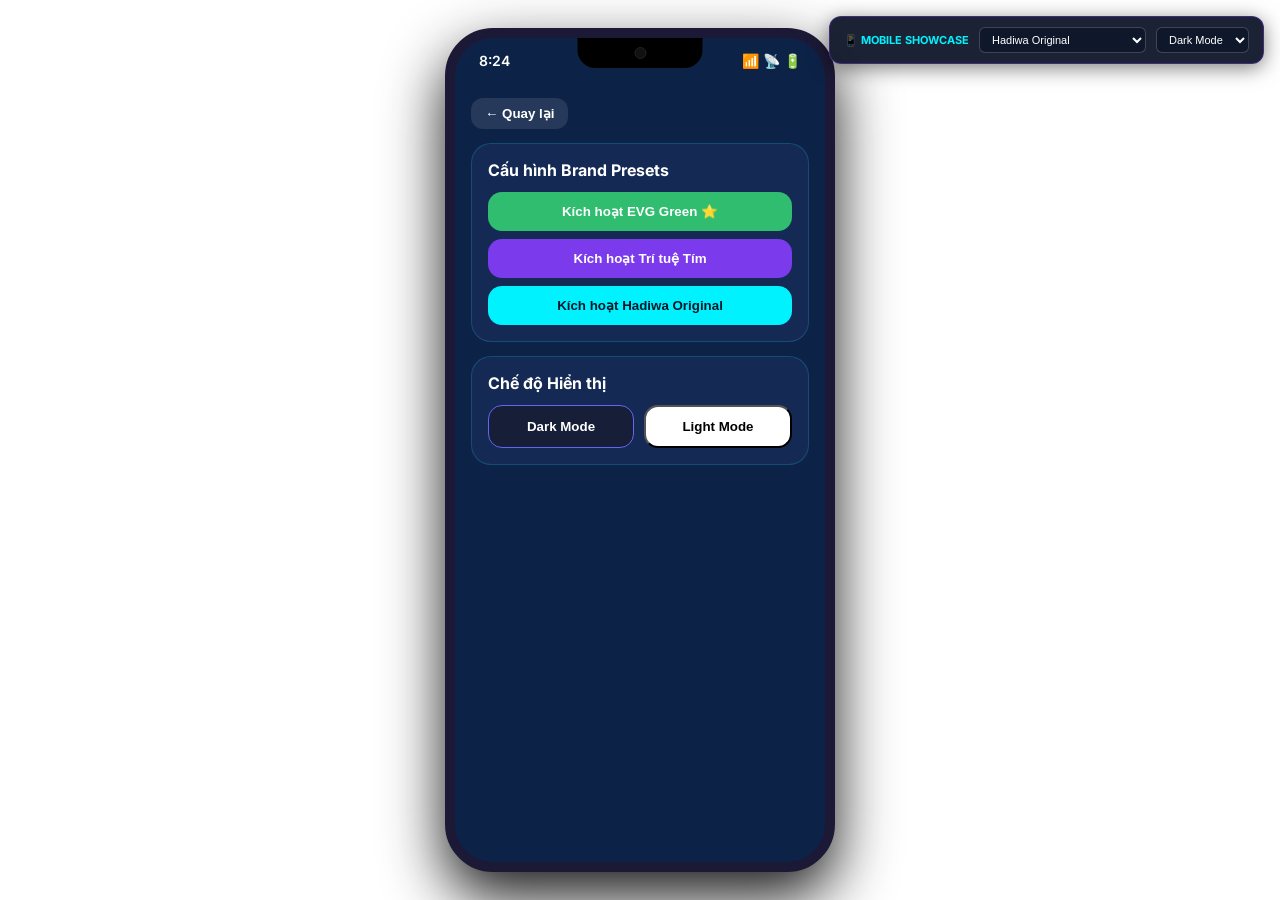
<file: screens/appearance-settings/index.html>
<!DOCTYPE html>
<html lang="vi" data-theme="hadiwa-original" data-mode="dark">
<head>
<meta charset="UTF-8"/>
<meta name="viewport" content="width=device-width,initial-scale=1.0,maximum-scale=1.0,user-scalable=no"/>
<title>Hadiwa Mobile — Cấu Hình Giao Diện</title>
<link href="https://fonts.googleapis.com/css2?family=Inter:wght@400;500;600;700&display=swap" rel="stylesheet"/>

<script src="../../shared/js/theme-manager.js"></script>

<link rel="stylesheet" href="../../themes/tokens.css">
<link rel="stylesheet" href="../../themes/modes/dark.css">
<link rel="stylesheet" href="../../themes/modes/light.css">
<link rel="stylesheet" href="../../themes/presets/evg-green.css">
<link rel="stylesheet" href="../../shared/css/reset.css">
<link rel="stylesheet" href="../../shared/css/device-frame.css">
<link rel="stylesheet" href="../../shared/css/components.css">
<link rel="stylesheet" href="../../shared/css/bottom-tab.css">
</head>
<body class="prototype-page">

<div class="prototype-controls">
  <span style="font-size:11px;font-weight:700;color:#00F2FF">📱 MOBILE SHOWCASE</span>
  <select id="presetSelect" onchange="applyPreset(this.value)">
    <option value="hadiwa-original">Hadiwa Original</option>
    <option value="violet-intelligence">Trí tuệ Tím</option>
    <option value="ocean-technology">Hạ tầng Đại dương</option>
    <option value="emerald-water">Nước Ngọc lục</option>
    <option value="evg-green">EVG Xanh năng lượng ⭐</option>
  </select>
  <select id="modeSelect" onchange="applyMode(this.value)">
    <option value="dark">Dark Mode</option>
    <option value="light">Light Mode</option>
  </select>
</div>

<div class="mobile-device">
  <div class="status-bar"><span>8:24</span><div style="display:flex;gap:4px"><span>📶</span><span>📡</span><span>🔋</span></div></div>
  <div class="mobile-notch"><div class="mobile-camera"></div></div>

  <div class="mobile-body">
    <div class="screen-scroll-container app-shell">
      <div style="margin-bottom:14px"><button style="background:rgba(255,255,255,0.1);color:#fff;border:none;padding:8px 14px;border-radius:12px;cursor:pointer;font-weight:700" onclick="history.back()">← Quay lại</button></div>
      
      <div style="background:var(--card-bg);border:1px solid var(--card-border);border-radius:20px;padding:16px;margin-bottom:14px">
        <div style="font-size:16px;font-weight:700;color:#fff;margin-bottom:12px">Cấu hình Brand Presets</div>
        <button style="width:100%;padding:12px;border-radius:14px;background:#30BD6F;color:#fff;font-weight:700;border:none;cursor:pointer;margin-bottom:8px" onclick="applyPreset('evg-green')">Kích hoạt EVG Green ⭐</button>
        <button style="width:100%;padding:12px;border-radius:14px;background:#7C3AED;color:#fff;font-weight:700;border:none;cursor:pointer;margin-bottom:8px" onclick="applyPreset('violet-intelligence')">Kích hoạt Trí tuệ Tím</button>
        <button style="width:100%;padding:12px;border-radius:14px;background:#00F2FF;color:#071629;font-weight:700;border:none;cursor:pointer" onclick="applyPreset('hadiwa-original')">Kích hoạt Hadiwa Original</button>
      </div>

      <div style="background:var(--card-bg);border:1px solid var(--card-border);border-radius:20px;padding:16px">
        <div style="font-size:16px;font-weight:700;color:#fff;margin-bottom:12px">Chế độ Hiển thị</div>
        <div style="display:flex;gap:10px">
          <button style="flex:1;padding:12px;border-radius:14px;background:#161e38;border:1px solid #6366F1;color:#fff;font-weight:700;cursor:pointer" onclick="applyMode('dark')">Dark Mode</button>
          <button style="flex:1;padding:12px;border-radius:14px;background:#fff;color:#000;font-weight:700;cursor:pointer" onclick="applyMode('light')">Light Mode</button>
        </div>
      </div>
    </div>
  </div>
</div>
</body>
</html>
</file>
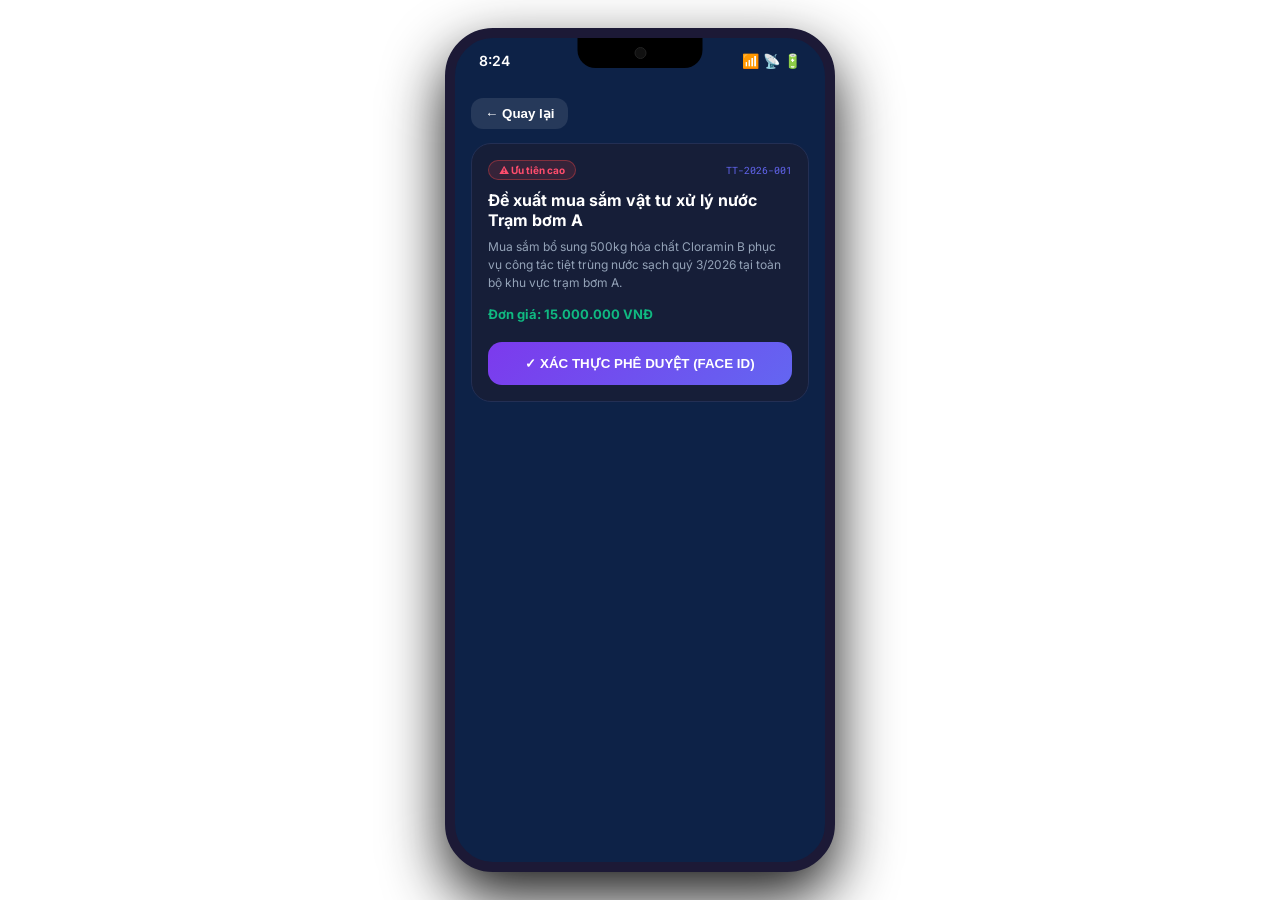
<file: screens/approval-detail/index.html>
<!DOCTYPE html>
<html lang="vi" data-theme="hadiwa-original" data-mode="dark">
<head>
<meta charset="UTF-8"/>
<meta name="viewport" content="width=device-width,initial-scale=1.0,maximum-scale=1.0,user-scalable=no"/>
<title>Hadiwa Mobile — Chi Tiết Tờ Trình</title>
<link href="https://fonts.googleapis.com/css2?family=Inter:wght@400;500;600;700&family=Roboto+Mono:wght@400;500&display=swap" rel="stylesheet"/>

<script src="../../shared/js/theme-manager.js"></script>

<link rel="stylesheet" href="../../themes/tokens.css">
<link rel="stylesheet" href="../../themes/modes/dark.css">
<link rel="stylesheet" href="../../themes/modes/light.css">
<link rel="stylesheet" href="../../shared/css/reset.css">
<link rel="stylesheet" href="../../shared/css/device-frame.css">
<link rel="stylesheet" href="../../shared/css/components.css">
</head>
<body class="prototype-page">
<div class="mobile-device">
  <div class="status-bar"><span>8:24</span><div style="display:flex;gap:4px"><span>📶</span><span>📡</span><span>🔋</span></div></div>
  <div class="mobile-notch"><div class="mobile-camera"></div></div>

  <div class="mobile-body">
    <div class="screen-scroll-container app-shell">
      <div style="margin-bottom:14px"><button style="background:rgba(255,255,255,0.1);color:#fff;border:none;padding:8px 14px;border-radius:12px;cursor:pointer;font-weight:700" onclick="history.back()">← Quay lại</button></div>
      
      <div style="background:#161e38;border:1px solid #232f54;border-radius:20px;padding:16px">
        <div style="display:flex;justify-content:space-between;align-items:center">
          <div style="padding:3px 10px;border-radius:12px;background:rgba(239,68,68,0.15);border:1px solid rgba(239,68,68,0.4);color:#FF4D6D;font-size:10px;font-weight:700">⚠️ Ưu tiên cao</div>
          <span style="font-size:10px;color:#6366F1;font-family:'Roboto Mono',monospace">TT-2026-001</span>
        </div>
        <h2 style="font-size:16px;font-weight:700;color:#fff;margin-top:10px">Đề xuất mua sắm vật tư xử lý nước Trạm bơm A</h2>
        <p style="font-size:12px;color:#94A3B8;margin-top:8px;line-height:1.5">Mua sắm bổ sung 500kg hóa chất Cloramin B phục vụ công tác tiệt trùng nước sạch quý 3/2026 tại toàn bộ khu vực trạm bơm A.</p>
        <div style="font-size:13px;font-weight:700;color:#10B981;margin-top:14px">Đơn giá: 15.000.000 VNĐ</div>
        <div style="margin-top:20px">
          <button style="width:100%;padding:14px;border-radius:14px;background:linear-gradient(135deg, #7C3AED, #6366F1);color:#fff;font-weight:700;border:none;cursor:pointer" onclick="alert('Xác thực Face ID phê duyệt thành công!');history.back();">✓ XÁC THỰC PHÊ DUYỆT (FACE ID)</button>
        </div>
      </div>
    </div>
  </div>
</div>
</body>
</html>
</file>
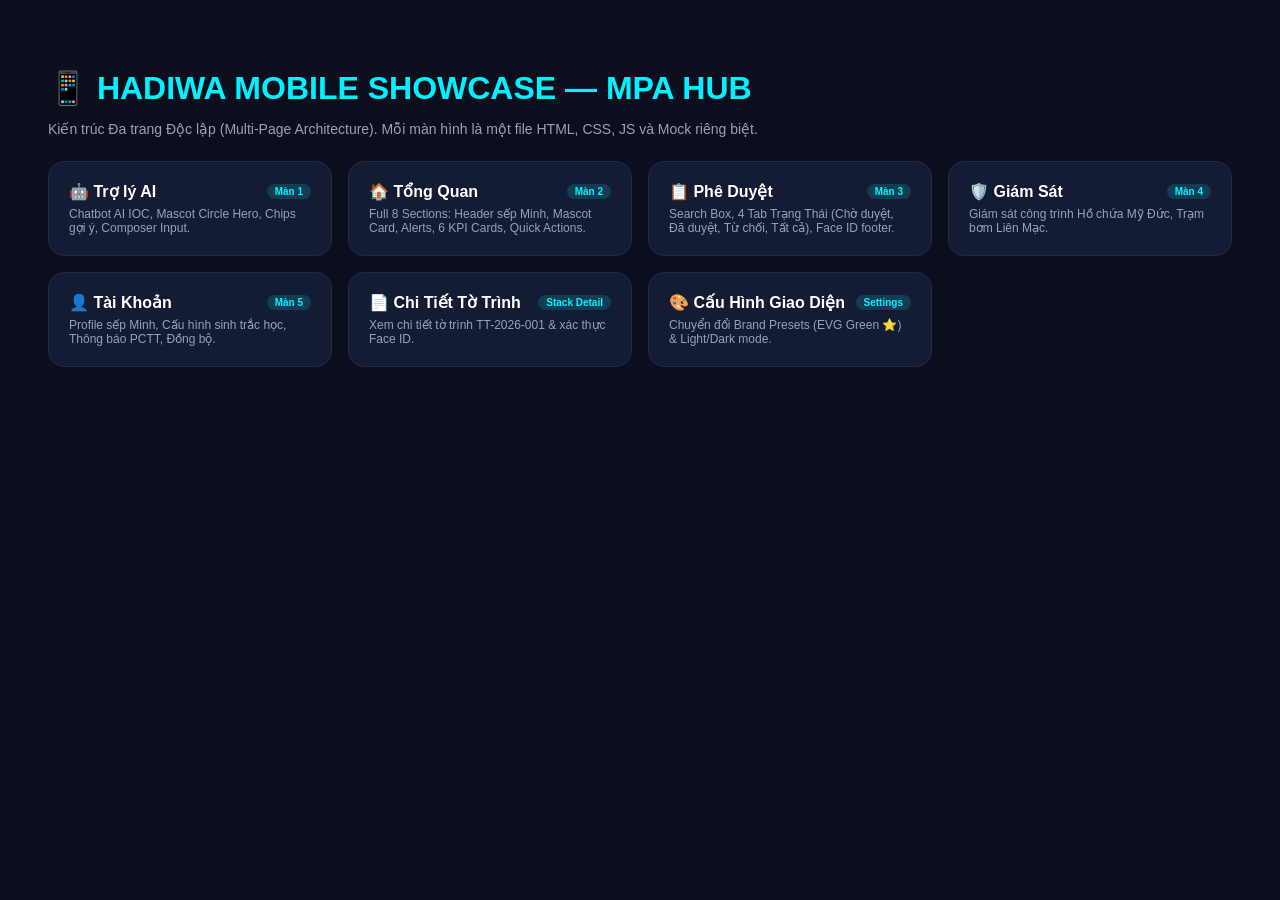
<file: dev/screen-hub.html>
<!DOCTYPE html>
<html lang="vi">
<head>
<meta charset="UTF-8"/>
<meta name="viewport" content="width=device-width, initial-scale=1.0"/>
<title>Hadiwa Mobile Showcase — Navigation Hub</title>
<style>
  body { font-family: 'Inter', sans-serif; background: #0b0f1d; color: #fff; padding: 40px; }
  h1 { color: #00F2FF; margin-bottom: 8px; }
  p { color: #94A3B8; margin-bottom: 24px; font-size: 14px; }
  .grid { display: grid; grid-template-columns: repeat(auto-fill, minmax(280px, 1fr)); gap: 16px; }
  .card { background: #141c33; border: 1px solid #202b48; border-radius: 16px; padding: 20px; text-decoration: none; color: inherit; transition: transform 0.2s, border-color 0.2s; }
  .card:hover { transform: translateY(-3px); border-color: #7C3AED; }
  .card-title { font-size: 16px; font-weight: 700; color: #FFFFFF; display: flex; align-items: center; justify-content: space-between; }
  .card-desc { font-size: 12px; color: #94A3B8; margin-top: 6px; }
  .badge { font-size: 10px; padding: 2px 8px; border-radius: 10px; background: rgba(0,242,255,0.15); color: #00F2FF; font-weight: 700; }
</style>
</head>
<body>
  <h1>📱 HADIWA MOBILE SHOWCASE — MPA HUB</h1>
  <p>Kiến trúc Đa trang Độc lập (Multi-Page Architecture). Mỗi màn hình là một file HTML, CSS, JS và Mock riêng biệt.</p>

  <div class="grid">
    <a href="./screens/ai-assistant/index.html" class="card">
      <div class="card-title">🤖 Trợ lý AI <span class="badge">Màn 1</span></div>
      <div class="card-desc">Chatbot AI IOC, Mascot Circle Hero, Chips gợi ý, Composer Input.</div>
    </a>

    <a href="./screens/home/index.html" class="card">
      <div class="card-title">🏠 Tổng Quan <span class="badge">Màn 2</span></div>
      <div class="card-desc">Full 8 Sections: Header sếp Minh, Mascot Card, Alerts, 6 KPI Cards, Quick Actions.</div>
    </a>

    <a href="./screens/approvals/index.html" class="card">
      <div class="card-title">📋 Phê Duyệt <span class="badge">Màn 3</span></div>
      <div class="card-desc">Search Box, 4 Tab Trạng Thái (Chờ duyệt, Đã duyệt, Từ chối, Tất cả), Face ID footer.</div>
    </a>

    <a href="./screens/operations/index.html" class="card">
      <div class="card-title">🛡️ Giám Sát <span class="badge">Màn 4</span></div>
      <div class="card-desc">Giám sát công trình Hồ chứa Mỹ Đức, Trạm bơm Liên Mạc.</div>
    </a>

    <a href="./screens/account/index.html" class="card">
      <div class="card-title">👤 Tài Khoản <span class="badge">Màn 5</span></div>
      <div class="card-desc">Profile sếp Minh, Cấu hình sinh trắc học, Thông báo PCTT, Đồng bộ.</div>
    </a>

    <a href="./screens/approval-detail/index.html?id=TT-2026-001" class="card">
      <div class="card-title">📄 Chi Tiết Tờ Trình <span class="badge">Stack Detail</span></div>
      <div class="card-desc">Xem chi tiết tờ trình TT-2026-001 & xác thực Face ID.</div>
    </a>

    <a href="./screens/appearance-settings/index.html" class="card">
      <div class="card-title">🎨 Cấu Hình Giao Diện <span class="badge">Settings</span></div>
      <div class="card-desc">Chuyển đổi Brand Presets (EVG Green ⭐) & Light/Dark mode.</div>
    </a>
  </div>
</body>
</html>
</file>
<file: themes/tokens.css>
:root {
  --bg-app: #0d2247;
  --bg-secondary: #142d59;
  --card-bg: #142a55;
  --card-border: rgba(34, 211, 238, 0.2);
  --header-bg: #142d59;
  --card-hero-bg: #153063;
  --card-hero-border: rgba(34, 211, 238, 0.4);
  
  --text-main: #ffffff;
  --text-sub: #cbd5e1;
  --text-muted: #b4c6e4;
  
  --primary: #00f2ff;
  --primary-soft: rgba(0, 242, 255, 0.15);
  --secondary: #0d2247;
  --accent: #2dd4bf;
  
  --success: #34d399;
  --warning: #fbbf24;
  --danger: #f87171;
  --info: #8b5cf6;
  
  --alert-danger-bg: rgba(248, 113, 113, 0.1);
  --alert-danger-border: rgba(248, 113, 113, 0.3);
  --alert-danger-text: #f87171;
  
  --alert-warning-bg: rgba(251, 191, 36, 0.1);
  --alert-warning-border: rgba(251, 191, 36, 0.3);
  --alert-warning-text: #fbbf24;
  
  --tabbar-bg: rgba(13, 34, 71, 0.95);
  --tabbar-border: rgba(34, 211, 238, 0.35);
  --tab-active-bg: rgba(0, 242, 255, 0.12);
  
  --floating-btn-bg: linear-gradient(135deg, #00f2ff, #0d2247);
  --floating-btn-shadow: 0 8px 24px rgba(0, 242, 255, 0.4);
  --tr: 0.25s ease-in-out;
}
</file>
<file: themes/modes/dark.css>
html[data-mode="dark"] {
  --bg-app: #0d2247;
  --bg-secondary: #142d59;
  --card-bg: #142a55;
  --card-border: rgba(34, 211, 238, 0.2);
  --header-bg: #142d59;
  --card-hero-bg: #153063;
  --card-hero-border: rgba(34, 211, 238, 0.4);
  
  --text-main: #ffffff;
  --text-sub: #cbd5e1;
  --text-muted: #b4c6e4;
  
  --primary: #00f2ff;
  --primary-soft: rgba(0, 242, 255, 0.15);
  --secondary: #0d2247;
  --accent: #2dd4bf;
  
  --success: #34d399;
  --warning: #fbbf24;
  --danger: #f87171;
  --info: #8b5cf6;
  
  --alert-danger-bg: rgba(248, 113, 113, 0.1);
  --alert-danger-border: rgba(248, 113, 113, 0.3);
  --alert-danger-text: #f87171;
  
  --alert-warning-bg: rgba(251, 191, 36, 0.1);
  --alert-warning-border: rgba(251, 191, 36, 0.3);
  --alert-warning-text: #fbbf24;
  
  --tabbar-bg: rgba(13, 34, 71, 0.95);
  --tabbar-border: rgba(34, 211, 238, 0.35);
  --tab-active-bg: rgba(0, 242, 255, 0.12);
  
  --floating-btn-bg: linear-gradient(135deg, #00f2ff, #0d2247);
  --floating-btn-shadow: 0 8px 24px rgba(0, 242, 255, 0.4);
}
</file>
<file: themes/modes/light.css>
html[data-mode="light"] {
  --bg-app: #f0f4f8;
  --bg-secondary: #ffffff;
  --card-bg: #ffffff;
  --card-border: rgba(0, 0, 0, 0.1);
  --header-bg: #ffffff;
  --card-hero-bg: #e0f2fe;
  --card-hero-border: rgba(14, 165, 233, 0.3);
  
  --text-main: #1e293b;
  --text-sub: #475569;
  --text-muted: #64748b;
  
  --primary: #0ea5e9;
  --primary-soft: rgba(14, 165, 233, 0.15);
  --secondary: #f0f4f8;
  --accent: #0D9488;
  
  --success: #10b981;
  --warning: #f59e0b;
  --danger: #ef4444;
  --info: #6366f1;
  
  --alert-danger-bg: rgba(239, 68, 68, 0.08);
  --alert-danger-border: rgba(239, 68, 68, 0.2);
  --alert-danger-text: #dc2626;
  
  --alert-warning-bg: rgba(245, 158, 11, 0.08);
  --alert-warning-border: rgba(245, 158, 11, 0.2);
  --alert-warning-text: #d97706;
  
  --tabbar-bg: rgba(255, 255, 255, 0.96);
  --tabbar-border: rgba(0, 0, 0, 0.1);
  --tab-active-bg: rgba(14, 165, 233, 0.12);
  
  --floating-btn-bg: linear-gradient(135deg, #0ea5e9, #0284c7);
  --floating-btn-shadow: 0 8px 24px rgba(14, 165, 233, 0.4);
}
</file>
<file: themes/presets/evg-green.css>
/* EVG GREEN PRESET — SỬ DỤNG CHÍNH XÁC 100% TOKENS TỪ TÀI LIỆU AUDIT EVG */

html[data-theme="evg-green"][data-mode="light"] {
  --bg-app: #F6F8F5;
  --bg-secondary: #F8FAFC;
  --card-bg: #FFFFFF;
  --card-border: #E2E8F0;
  --header-bg: rgba(255,255,255,0.96);
  --card-hero-bg: #F0FDF4;
  --card-hero-border: #86EFAC;

  --text-main: #0F172A;
  --text-sub: #475569;
  --text-muted: #94A3B8;

  --primary: #30BD6F;
  --primary-hover: #16A34A;
  --primary-pressed: #15803D;
  --primary-soft: #DCFCE7;
  --secondary: #3699FF;
  --accent: #87FF0B;

  --success: #16A34A;
  --warning: #EA580C;
  --danger: #EF4444;
  --info: #2563EB;

  --alert-danger-bg: #FEE2E2;
  --alert-danger-border: #FCA5A5;
  --alert-danger-text: #EF4444;

  --alert-warning-bg: #FFEDD5;
  --alert-warning-border: #FDBA74;
  --alert-warning-text: #EA580C;

  --tabbar-bg: #FFFFFF;
  --tabbar-border: #E2E8F0;
  --tab-active-bg: #EBF7ED;
  --tab-active-text: #047857;

  --center-tab-bg: #30BD6F;
  --center-tab-border: #20B970;
  --center-tab-text: #0F172A;
}

html[data-theme="evg-green"][data-mode="dark"] {
  --bg-app: #090909;
  --bg-secondary: #1C223F;
  --card-bg: #151E31;
  --card-border: #2C384F;
  --header-bg: #151E31;
  --card-hero-bg: rgba(48,189,111,0.16);
  --card-hero-border: rgba(48,189,111,0.34);

  --text-main: #FFFFFF;
  --text-sub: rgba(255,255,255,0.80);
  --text-muted: #94A3B8;

  --primary: #30BD6F;
  --primary-hover: #20B970;
  --primary-pressed: #15803D;
  --primary-soft: rgba(48,189,111,0.16);
  --secondary: #3699FF;
  --accent: #87FF0B;

  --success: #30BD6F;
  --warning: #F59E0B;
  --danger: #EF4444;
  --info: #3699FF;

  --alert-danger-bg: rgba(239,68,68,0.16);
  --alert-danger-border: rgba(239,68,68,0.34);
  --alert-danger-text: #EF4444;

  --alert-warning-bg: rgba(245,158,11,0.16);
  --alert-warning-border: rgba(245,158,11,0.34);
  --alert-warning-text: #F59E0B;

  --tabbar-bg: #151E31;
  --tabbar-border: #2C384F;
  --tab-active-bg: rgba(48,189,111,0.18);
  --tab-active-text: #30BD6F;

  --center-tab-bg: #30BD6F;
  --center-tab-border: #87FF0B;
  --center-tab-text: #0F172A;
}
</file>
<file: shared/css/device-frame.css>
.mobile-device { width: 390px; height: 844px; background: var(--bg-app); border-radius: 48px; border: 10px solid #1c1936; box-shadow: 0 25px 60px rgba(0,0,0,0.9), 0 0 0 2px rgba(255,255,255,0.1); position: relative; overflow: hidden; display: flex; flex-direction: column; transition: background var(--tr); }
.status-bar { height: 44px; padding: 0 24px; display: flex; justify-content: space-between; align-items: center; font-size: 14px; font-weight: 600; color: var(--text-main); position: absolute; top: 0; left: 0; right: 0; z-index: 1001; }
.mobile-notch { position: absolute; top: 0; left: 50%; transform: translateX(-50%); width: 125px; height: 30px; background: #000; border-bottom-left-radius: 18px; border-bottom-right-radius: 18px; z-index: 1000; display: flex; justify-content: center; align-items: center; }
.mobile-camera { width: 12px; height: 12px; background: #111; border-radius: 50%; border: 1px solid #222; }
.mobile-body { flex: 1; display: flex; flex-direction: column; overflow: hidden; padding-top: 44px; position: relative; }
.screen-scroll-container { flex: 1; overflow-y: auto; padding: 16px; padding-bottom: 110px; }
::-webkit-scrollbar { width: 0; }
</file>
<file: shared/css/components.css>
.prototype-controls { position: fixed; top: 16px; right: 16px; background: rgba(15, 23, 42, 0.95); border: 1px solid rgba(124, 58, 237, 0.4); padding: 10px 14px; border-radius: 12px; z-index: 9999; display: flex; gap: 10px; align-items: center; backdrop-filter: blur(12px); box-shadow: 0 4px 20px rgba(0,0,0,0.5); }
.prototype-controls select { background: #0f172a; border: 1px solid rgba(255,255,255,0.2); color: #fff; padding: 5px 8px; border-radius: 6px; font-size: 11px; outline: none; cursor: pointer; }
</file>
<file: shared/css/bottom-tab.css>
.mobile-tab-bar-wrapper { position: absolute; bottom: 12px; left: 14px; right: 14px; height: 64px; z-index: 900; }
.mobile-tab-bar { height: 100%; background: var(--tabbar-bg); border: 1px solid var(--tabbar-border); border-radius: 36px; backdrop-filter: blur(20px); display: flex; align-items: flex-end; justify-content: space-around; padding: 0 6px 6px; position: relative; box-shadow: 0 10px 30px rgba(0,0,0,0.6); }

.tab-item { flex: 1; display: flex; flex-direction: column; align-items: center; justify-content: flex-end; height: 100%; cursor: pointer; color: var(--text-sub); text-decoration: none; }
.tab-item.active { color: #FFFFFF; }
.tab-icon-box { width: 34px; height: 34px; border-radius: 12px; display: flex; align-items: center; justify-content: center; margin-bottom: 2px; }
.tab-item.active .tab-icon-box { background: var(--tab-active-bg); box-shadow: 0 0 12px rgba(124, 58, 237, 0.5); }
.tab-label { font-size: 8px; font-weight: 600; text-transform: uppercase; margin-top: 1px; }

.tab-item-center { position: relative; top: -16px; flex: 1; display: flex; flex-direction: column; align-items: center; justify-content: center; cursor: pointer; text-decoration: none; }
.center-mascot-ring { width: 52px; height: 52px; border-radius: 50%; background: radial-gradient(circle, rgba(124,58,237,0.4) 0%, rgba(20,16,45,0.85) 100%); border: 2px solid #7C3AED; box-shadow: 0 0 20px rgba(124,58,237,0.6); display: flex; align-items: center; justify-content: center; }
.center-mascot-img { width: 40px; height: 40px; object-fit: contain; }
.center-tab-label { font-size: 8.5px; font-weight: 700; color: #9FA0C3; margin-top: 2px; }
</file>
